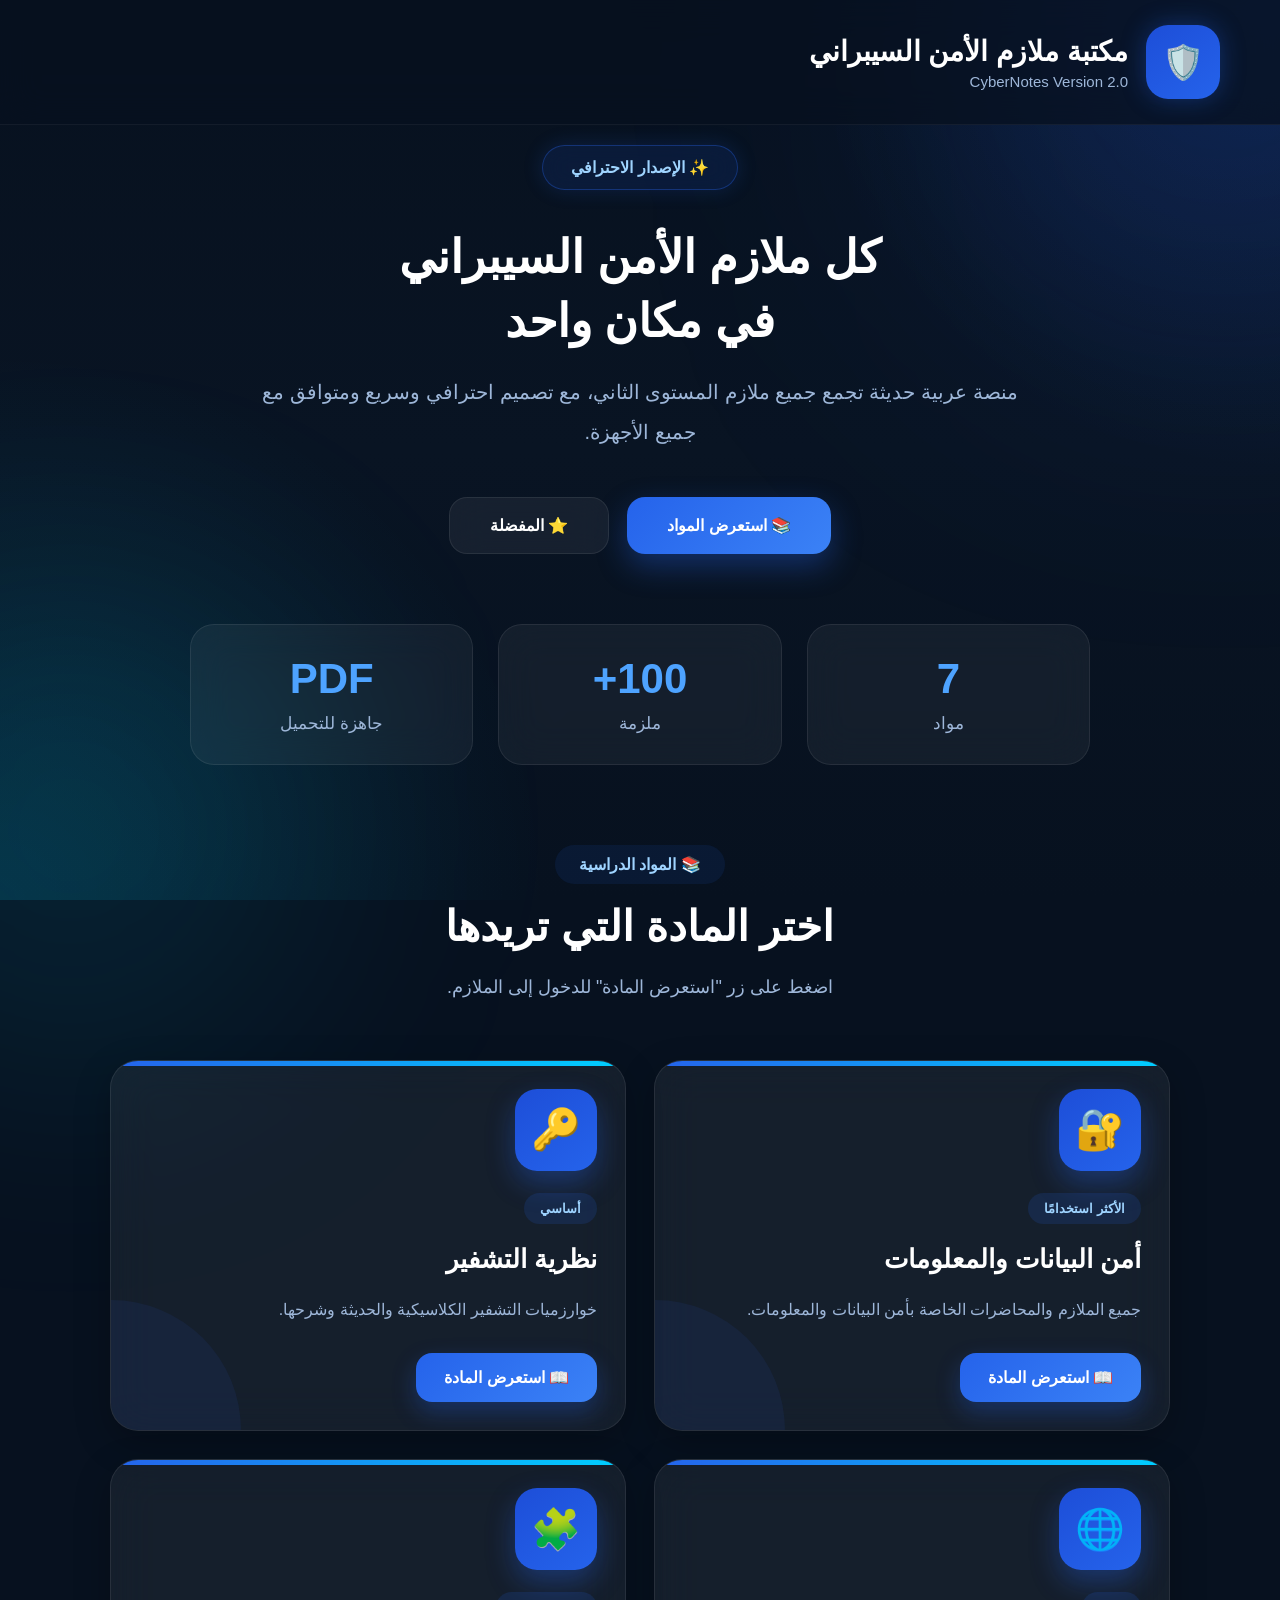
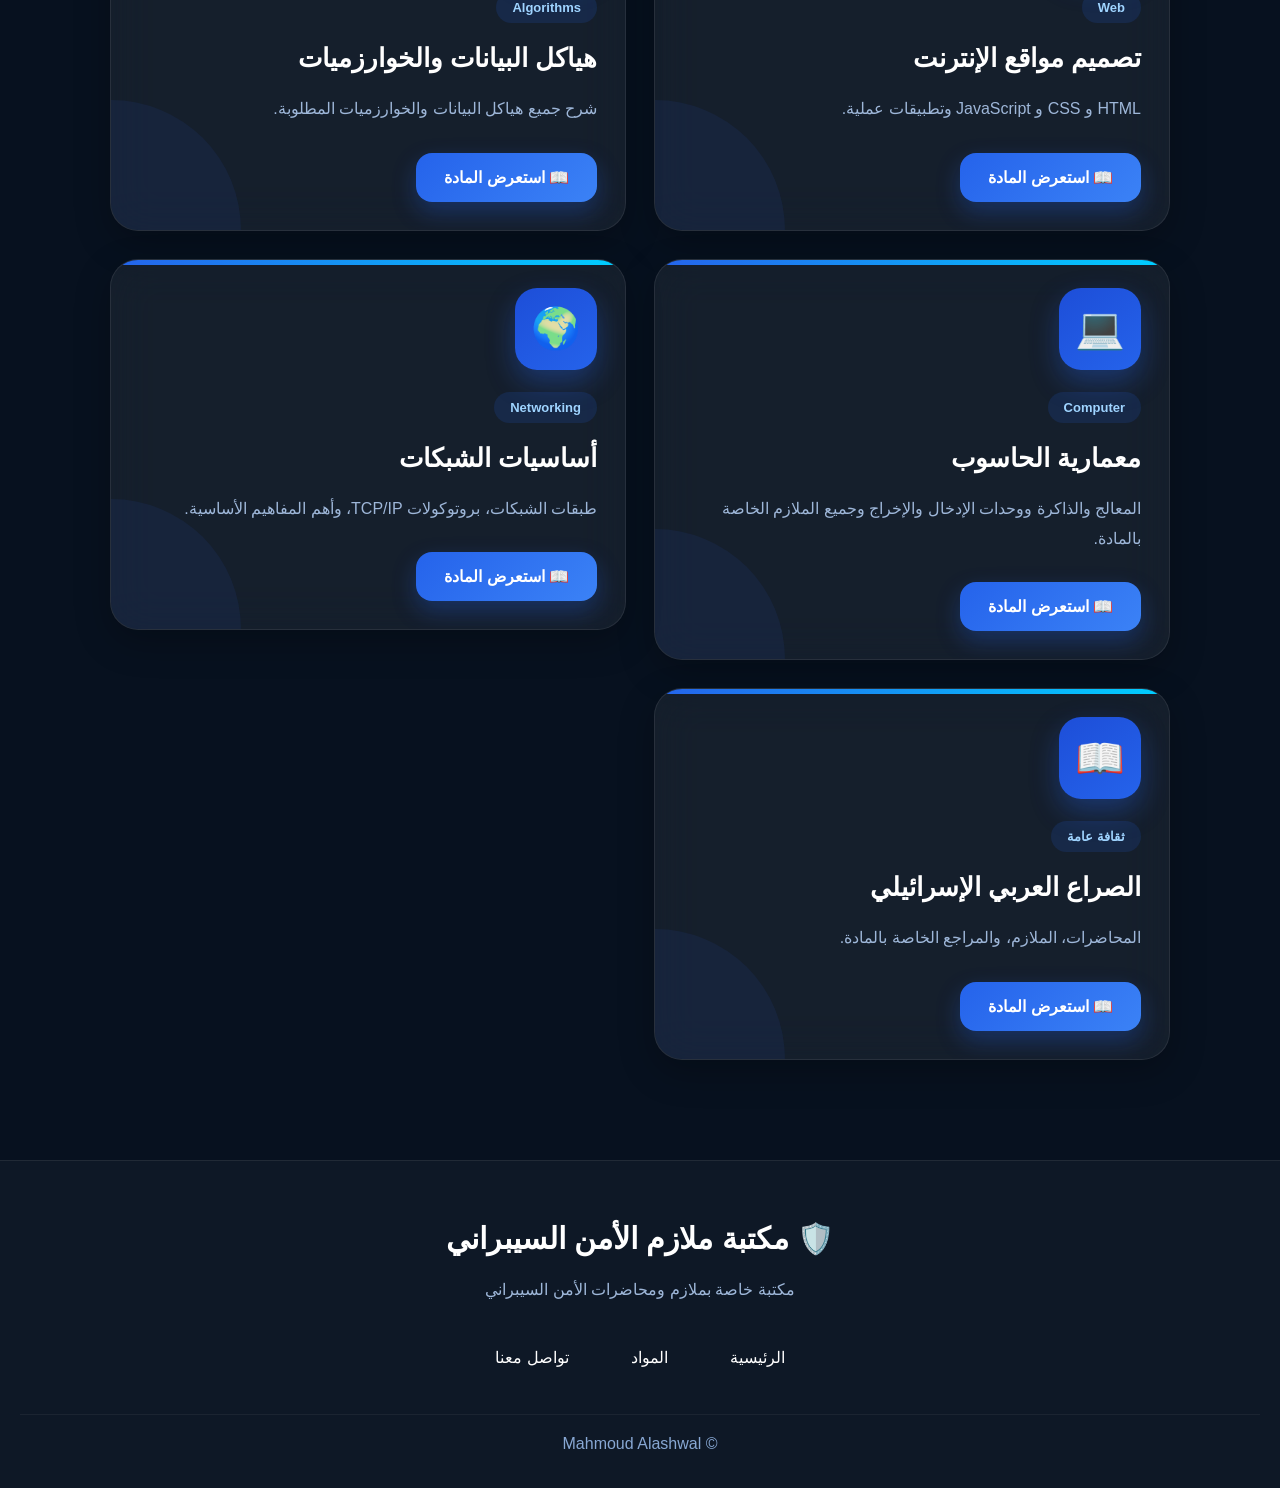
<file: index.html>
<!DOCTYPE html>
<html lang="ar" dir="rtl">

<head>

<meta charset="UTF-8">

<meta name="viewport" content="width=device-width, initial-scale=1.0">

<title>
CyberNotes | مكتبة ملازم الأمن السيبراني
</title>

<meta name="theme-color" content="#07111f">


<!-- خط احتياطي سريع بدل انتظار Google Fonts -->

<style>

body{
font-family: "Cairo", "Tahoma", Arial, sans-serif;
}

</style>


<link rel="stylesheet" href="style.css">


</head>


<body>


<div class="background"></div>



<header class="header">


<div class="logo">


<div class="shield">

🛡️

</div>



<div class="title">


<h1>

مكتبة ملازم الأمن السيبراني

</h1>


<p>

CyberNotes Version 2.0

</p>


</div>


</div>


</header>



<section id="home" class="hero">


<div class="hero-badge">

✨ الإصدار الاحترافي

</div>



<h2>

كل ملازم الأمن السيبراني

<br>

في مكان واحد

</h2>



<p>

منصة عربية حديثة تجمع جميع
ملازم المستوى الثاني،
مع تصميم احترافي وسريع
ومتوافق مع جميع الأجهزة.

</p>



<div class="hero-buttons">


<a href="#subjects" class="primary-btn">

📚 استعرض المواد

</a>



<a href="#" class="secondary-btn">

⭐ المفضلة

</a>


</div>




<div class="hero-stats">


<div class="stat">

<h3>

7

</h3>

<span>

مواد

</span>

</div>



<div class="stat">

<h3>

100+

</h3>

<span>

ملزمة

</span>

</div>



<div class="stat">

<h3>

PDF

</h3>

<span>

جاهزة للتحميل

</span>

</div>



</div>



</section>
<!--==========================
      عنوان القسم
===========================-->

<section id="subjects">


<div class="section-header">


<span>

📚 المواد الدراسية

</span>



<h2>

اختر المادة التي تريدها

</h2>



<p>

اضغط على زر "استعرض المادة"
للدخول إلى الملازم.

</p>



</div>




<div class="subjects">



<!-- المادة الأولى -->

<a href="notes.html?category=أمن البيانات والمعلومات" class="card-link">

<div class="card">

<div class="card-icon">

🔐

</div>


<div class="card-info">


<span class="card-badge">

الأكثر استخدامًا

</span>


<h3>

أمن البيانات والمعلومات

</h3>


<p>

جميع الملازم والمحاضرات الخاصة
بأمن البيانات والمعلومات.

</p>


<button class="card-btn">

📖 استعرض المادة

</button>


</div>


</div>

</a>





<!-- المادة الثانية -->

<a href="notes.html?category=نظرية التشفير" class="card-link">


<div class="card">


<div class="card-icon">

🔑

</div>


<div class="card-info">


<span class="card-badge">

أساسي

</span>


<h3>

نظرية التشفير

</h3>


<p>

خوارزميات التشفير الكلاسيكية
والحديثة وشرحها.

</p>


<button class="card-btn">

📖 استعرض المادة

</button>


</div>


</div>


</a>





<!-- المادة الثالثة -->

<a href="notes.html?category=تصميم مواقع الإنترنت" class="card-link">


<div class="card">


<div class="card-icon">

🌐

</div>


<div class="card-info">


<span class="card-badge">

Web

</span>


<h3>

تصميم مواقع الإنترنت

</h3>


<p>

HTML و CSS و JavaScript
وتطبيقات عملية.

</p>


<button class="card-btn">

📖 استعرض المادة

</button>


</div>


</div>


</a>





<!-- المادة الرابعة -->

<a href="notes.html?category=هياكل البيانات والخوارزميات" class="card-link">


<div class="card">


<div class="card-icon">

🧩

</div>


<div class="card-info">


<span class="card-badge">

Algorithms

</span>


<h3>

هياكل البيانات والخوارزميات

</h3>


<p>

شرح جميع هياكل البيانات
والخوارزميات المطلوبة.

</p>


<button class="card-btn">

📖 استعرض المادة

</button>


</div>


</div>


</a>





<!-- المادة الخامسة -->

<a href="notes.html?category=معمارية الحاسوب" class="card-link">


<div class="card">


<div class="card-icon">

💻

</div>


<div class="card-info">


<span class="card-badge">

Computer

</span>


<h3>

معمارية الحاسوب

</h3>


<p>

المعالج والذاكرة ووحدات الإدخال
والإخراج وجميع الملازم الخاصة
بالمادة.

</p>


<button class="card-btn">

📖 استعرض المادة

</button>


</div>


</div>


</a>
        
<!-- المادة السادسة -->

<a href="notes.html?category=أساسيات الشبكات" class="card-link">


<div class="card">


<div class="card-icon">

🌍

</div>


<div class="card-info">


<span class="card-badge">

Networking

</span>


<h3>

أساسيات الشبكات

</h3>


<p>

طبقات الشبكات،
بروتوكولات TCP/IP،
وأهم المفاهيم الأساسية.

</p>


<button class="card-btn">

📖 استعرض المادة

</button>


</div>


</div>


</a>





<!-- المادة السابعة -->

<a href="notes.html?category=الصراع العربي الإسرائيلي" class="card-link">


<div class="card">


<div class="card-icon">

📖

</div>


<div class="card-info">


<span class="card-badge">

ثقافة عامة

</span>


<h3>

الصراع العربي الإسرائيلي

</h3>


<p>

المحاضرات،
الملازم،
والمراجع الخاصة بالمادة.

</p>


<button class="card-btn">

📖 استعرض المادة

</button>


</div>


</div>


</a>


</div>


</section>





<!--==========================
        الفوتر
===========================-->


<footer id="footer">


<div class="footer-content">


<h3>

🛡️ مكتبة ملازم الأمن السيبراني

</h3>



<p>

مكتبة خاصة بملازم ومحاضرات الأمن السيبراني

</p>



<div class="footer-links">


<a href="#home">

الرئيسية

</a>



<a href="#subjects">

المواد

</a>



<a href="#">

تواصل معنا

</a>


</div>



</div>



<div class="copyright">

© Mahmoud Alashwal

</div>



</footer>



</body>

</html>
</file>
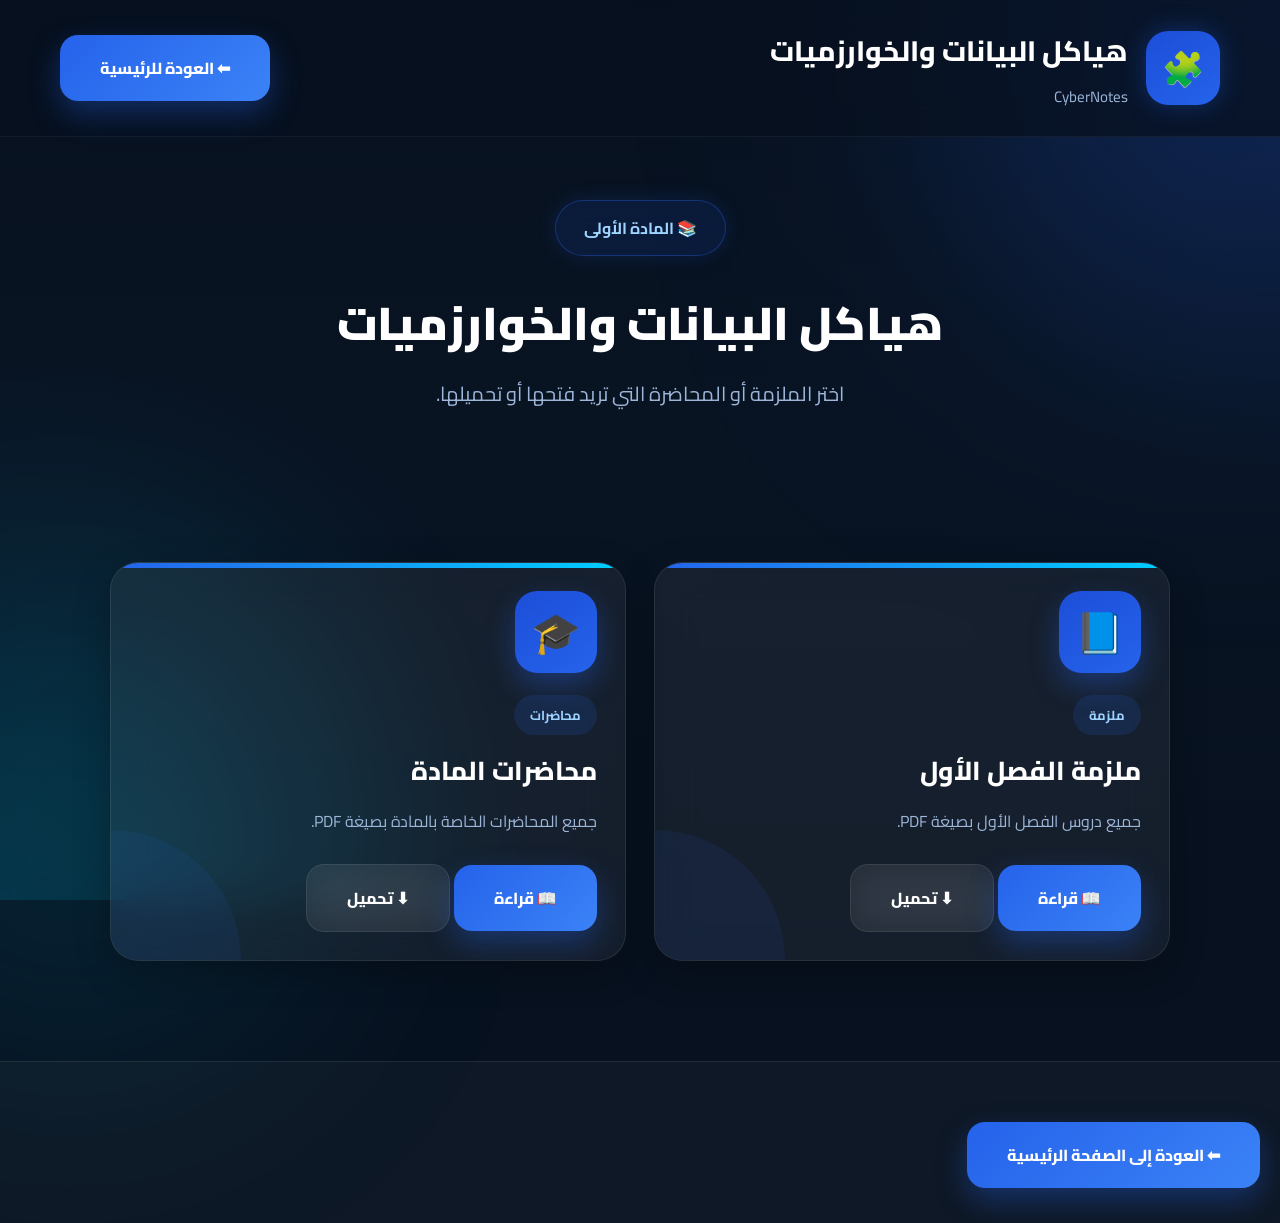
<file: algorithms.html>
<!DOCTYPE html>
<html lang="ar" dir="rtl">

<head>

<meta charset="UTF-8">

<meta name="viewport"
content="width=device-width, initial-scale=1.0">

<title>

هياكل البيانات والخوارزميات

</title>

<link rel="preconnect"
href="https://fonts.googleapis.com">

<link rel="preconnect"
href="https://fonts.gstatic.com"
crossorigin>

<link href="https://fonts.googleapis.com/css2?family=Cairo:wght@400;600;700;800;900&display=swap"
rel="stylesheet">

<link rel="stylesheet"
href="style.css">

</head>

<body>

<div class="background"></div>

<header class="header">

<div class="logo">

<div class="shield">

🧩

</div>

<div class="title">

<h1>

هياكل البيانات والخوارزميات

</h1>

<p>

CyberNotes

</p>

</div>

</div>

<a href="index.html" class="primary-btn">

⬅ العودة للرئيسية

</a>

</header>

<section class="hero">

<div class="hero-badge">

📚 المادة الأولى

</div>

<h2>

هياكل البيانات والخوارزميات

</h2>

<p>

اختر الملزمة أو المحاضرة التي تريد فتحها أو تحميلها.

</p>

</section>

<section class="subjects">
  <!--==========================
        ملزمة الفصل الأول
===========================-->

<div class="card">

    <div class="card-icon">
        📘
    </div>

    <div class="card-info">

        <span class="card-badge">
            ملزمة
        </span>

        <h3>
            ملزمة الفصل الأول
        </h3>

        <p>
            جميع دروس الفصل الأول بصيغة PDF.
        </p>

        <div class="buttons">

            <a href="pdf/algorithms/الفصل_الأول.pdf"
               target="_blank"
               class="primary-btn">

               📖 قراءة

            </a>

            <a href="pdf/algorithms/الفصل_الأول.pdf"
               download
               class="secondary-btn">

               ⬇ تحميل

            </a>

        </div>

    </div>

</div>

<!--==========================
        المحاضرات
===========================-->

<div class="card">

    <div class="card-icon">
        🎓
    </div>

    <div class="card-info">

        <span class="card-badge">
            محاضرات
        </span>

        <h3>
            محاضرات المادة
        </h3>

        <p>
            جميع المحاضرات الخاصة بالمادة بصيغة PDF.
        </p>

        <div class="buttons">

            <a href="pdf/algorithms/المحاضرات.pdf"
               target="_blank"
               class="primary-btn">

               📖 قراءة

            </a>

            <a href="pdf/algorithms/المحاضرات.pdf"
               download
               class="secondary-btn">

               ⬇ تحميل

            </a>

        </div>

    </div>

</div>

</section>
<footer>

    <a href="index.html" class="primary-btn">

        ⬅ العودة إلى الصفحة الرئيسية

    </a>

</footer>

</body>

</html>
</file>
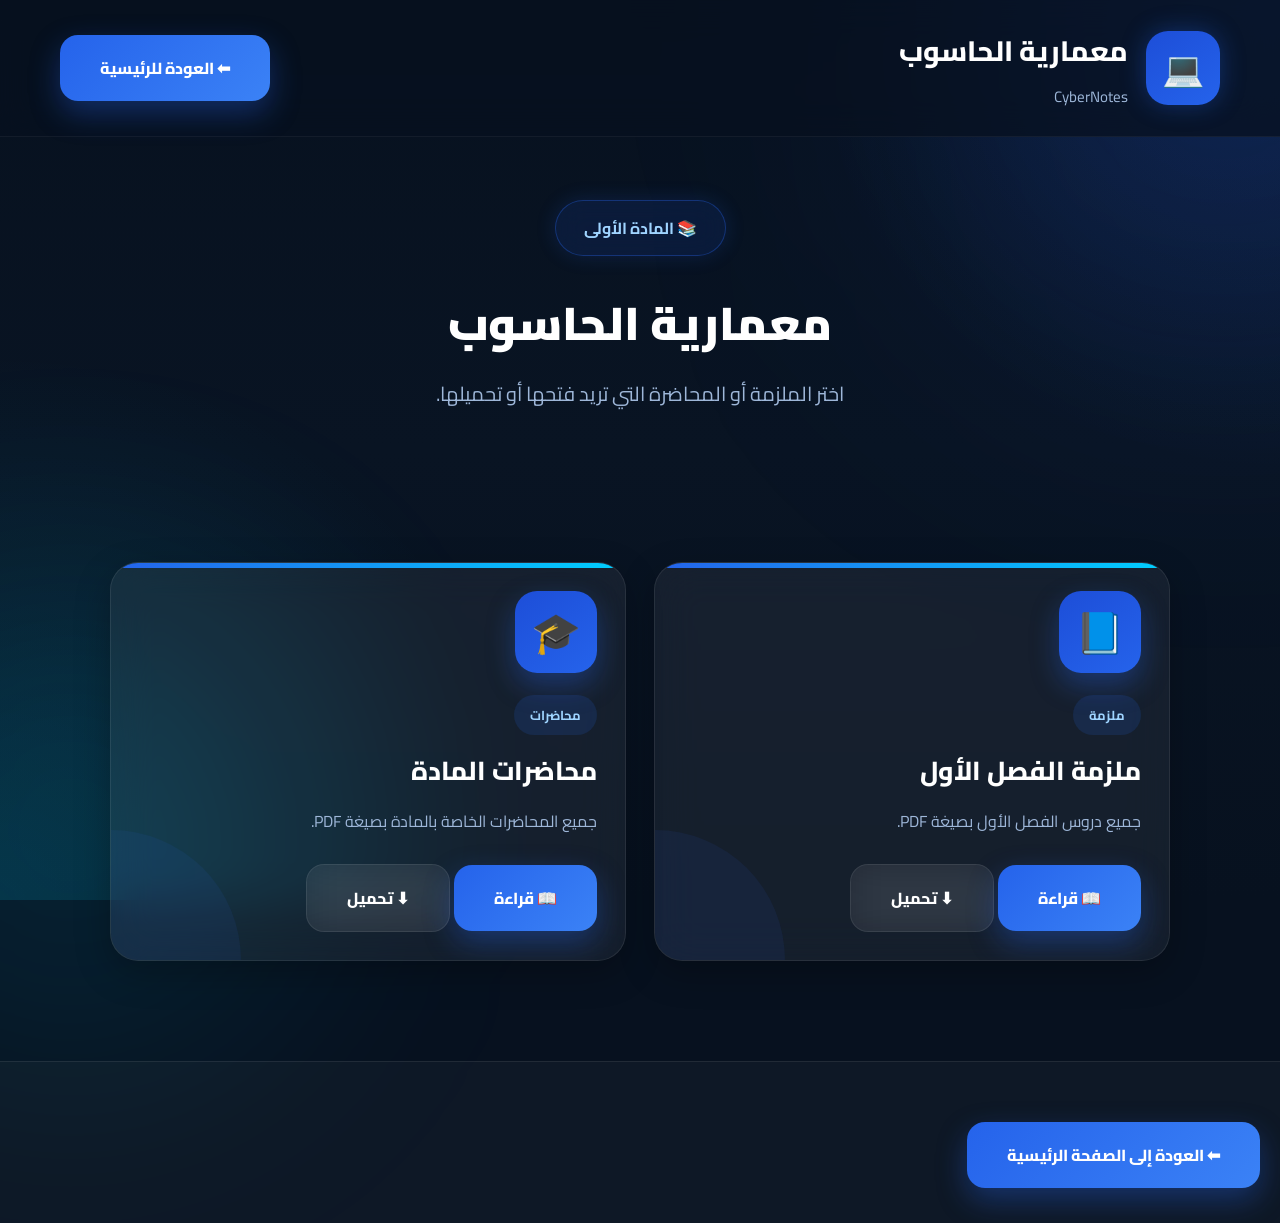
<file: computer.html>
<!DOCTYPE html>
<html lang="ar" dir="rtl">

<head>

<meta charset="UTF-8">

<meta name="viewport"
content="width=device-width, initial-scale=1.0">

<title>

معمارية الحاسوب

</title>

<link rel="preconnect"
href="https://fonts.googleapis.com">

<link rel="preconnect"
href="https://fonts.gstatic.com"
crossorigin>

<link href="https://fonts.googleapis.com/css2?family=Cairo:wght@400;600;700;800;900&display=swap"
rel="stylesheet">

<link rel="stylesheet"
href="style.css">

</head>

<body>

<div class="background"></div>

<header class="header">

<div class="logo">

<div class="shield">

💻

</div>

<div class="title">

<h1>

معمارية الحاسوب

</h1>

<p>

CyberNotes

</p>

</div>

</div>

<a href="index.html" class="primary-btn">

⬅ العودة للرئيسية

</a>

</header>

<section class="hero">

<div class="hero-badge">

📚 المادة الأولى

</div>

<h2>

معمارية الحاسوب

</h2>

<p>

اختر الملزمة أو المحاضرة التي تريد فتحها أو تحميلها.

</p>

</section>

<section class="subjects">
  <!--==========================
        ملزمة الفصل الأول
===========================-->

<div class="card">

    <div class="card-icon">
        📘
    </div>

    <div class="card-info">

        <span class="card-badge">
            ملزمة
        </span>

        <h3>
            ملزمة الفصل الأول
        </h3>

        <p>
            جميع دروس الفصل الأول بصيغة PDF.
        </p>

        <div class="buttons">

            <a href="pdf/computer/الفصل_الأول.pdf"
               target="_blank"
               class="primary-btn">

               📖 قراءة

            </a>

            <a href="pdf/computer/الفصل_الأول.pdf"
               download
               class="secondary-btn">

               ⬇ تحميل

            </a>

        </div>

    </div>

</div>

<!--==========================
        المحاضرات
===========================-->

<div class="card">

    <div class="card-icon">
        🎓
    </div>

    <div class="card-info">

        <span class="card-badge">
            محاضرات
        </span>

        <h3>
            محاضرات المادة
        </h3>

        <p>
            جميع المحاضرات الخاصة بالمادة بصيغة PDF.
        </p>

        <div class="buttons">

            <a href="pdf/computer/المحاضرات.pdf"
               target="_blank"
               class="primary-btn">

               📖 قراءة

            </a>

            <a href="pdf/computer/المحاضرات.pdf"
               download
               class="secondary-btn">

               ⬇ تحميل

            </a>

        </div>

    </div>

</div>

</section>
<footer>

    <a href="index.html" class="primary-btn">

        ⬅ العودة إلى الصفحة الرئيسية

    </a>

</footer>

</body>

</html>
</file>
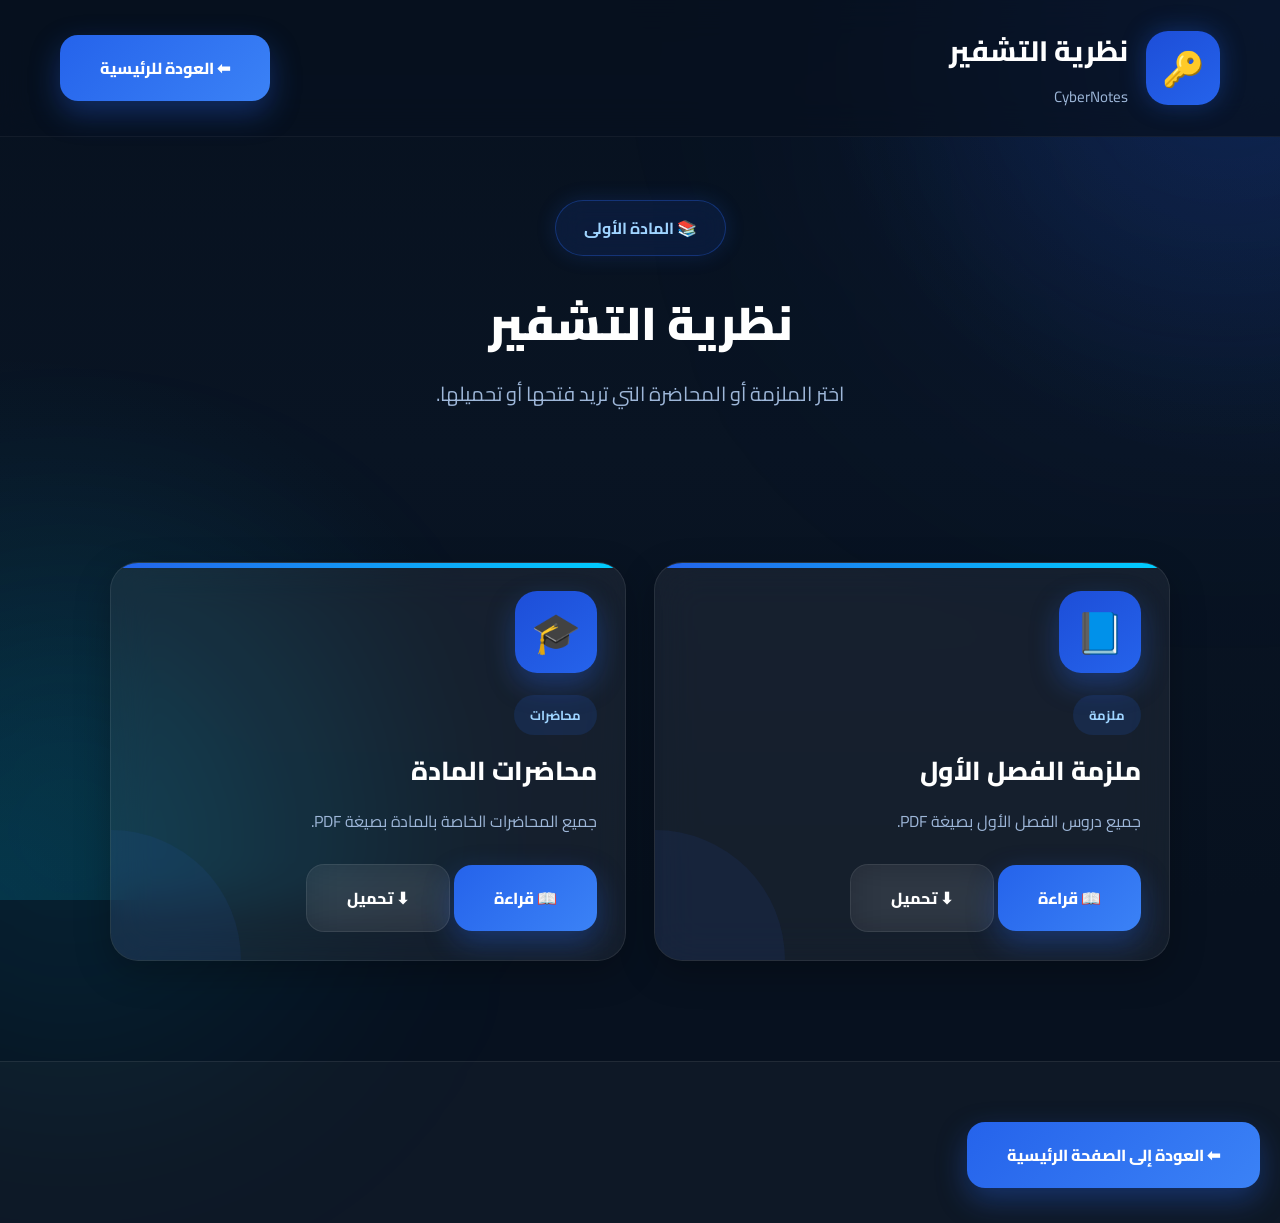
<file: crypto.html>
<!DOCTYPE html>
<html lang="ar" dir="rtl">

<head>

<meta charset="UTF-8">

<meta name="viewport"
content="width=device-width, initial-scale=1.0">

<title>

نظرية التشفير

</title>

<link rel="preconnect"
href="https://fonts.googleapis.com">

<link rel="preconnect"
href="https://fonts.gstatic.com"
crossorigin>

<link href="https://fonts.googleapis.com/css2?family=Cairo:wght@400;600;700;800;900&display=swap"
rel="stylesheet">

<link rel="stylesheet"
href="style.css">

</head>

<body>

<div class="background"></div>

<header class="header">

<div class="logo">

<div class="shield">

🔑

</div>

<div class="title">

<h1>

نظرية التشفير

</h1>

<p>

CyberNotes

</p>

</div>

</div>

<a href="index.html" class="primary-btn">

⬅ العودة للرئيسية

</a>

</header>

<section class="hero">

<div class="hero-badge">

📚 المادة الأولى

</div>

<h2>

نظرية التشفير

</h2>

<p>

اختر الملزمة أو المحاضرة التي تريد فتحها أو تحميلها.

</p>

</section>

<section class="subjects">
  <!--==========================
        ملزمة الفصل الأول
===========================-->

<div class="card">

    <div class="card-icon">
        📘
    </div>

    <div class="card-info">

        <span class="card-badge">
            ملزمة
        </span>

        <h3>
            ملزمة الفصل الأول
        </h3>

        <p>
            جميع دروس الفصل الأول بصيغة PDF.
        </p>

        <div class="buttons">

            <a href="pdf/crypto/الفصل_الأول.pdf"
               target="_blank"
               class="primary-btn">

               📖 قراءة

            </a>

            <a href="pdf/crypto/الفصل_الأول.pdf"
               download
               class="secondary-btn">

               ⬇ تحميل

            </a>

        </div>

    </div>

</div>

<!--==========================
        المحاضرات
===========================-->

<div class="card">

    <div class="card-icon">
        🎓
    </div>

    <div class="card-info">

        <span class="card-badge">
            محاضرات
        </span>

        <h3>
            محاضرات المادة
        </h3>

        <p>
            جميع المحاضرات الخاصة بالمادة بصيغة PDF.
        </p>

        <div class="buttons">

            <a href="pdf/crypto/المحاضرات.pdf"
               target="_blank"
               class="primary-btn">

               📖 قراءة

            </a>

            <a href="pdf/crypto/المحاضرات.pdf"
               download
               class="secondary-btn">

               ⬇ تحميل

            </a>

        </div>

    </div>

</div>

</section>
<footer>

    <a href="index.html" class="primary-btn">

        ⬅ العودة إلى الصفحة الرئيسية

    </a>

</footer>

</body>

</html>
</file>
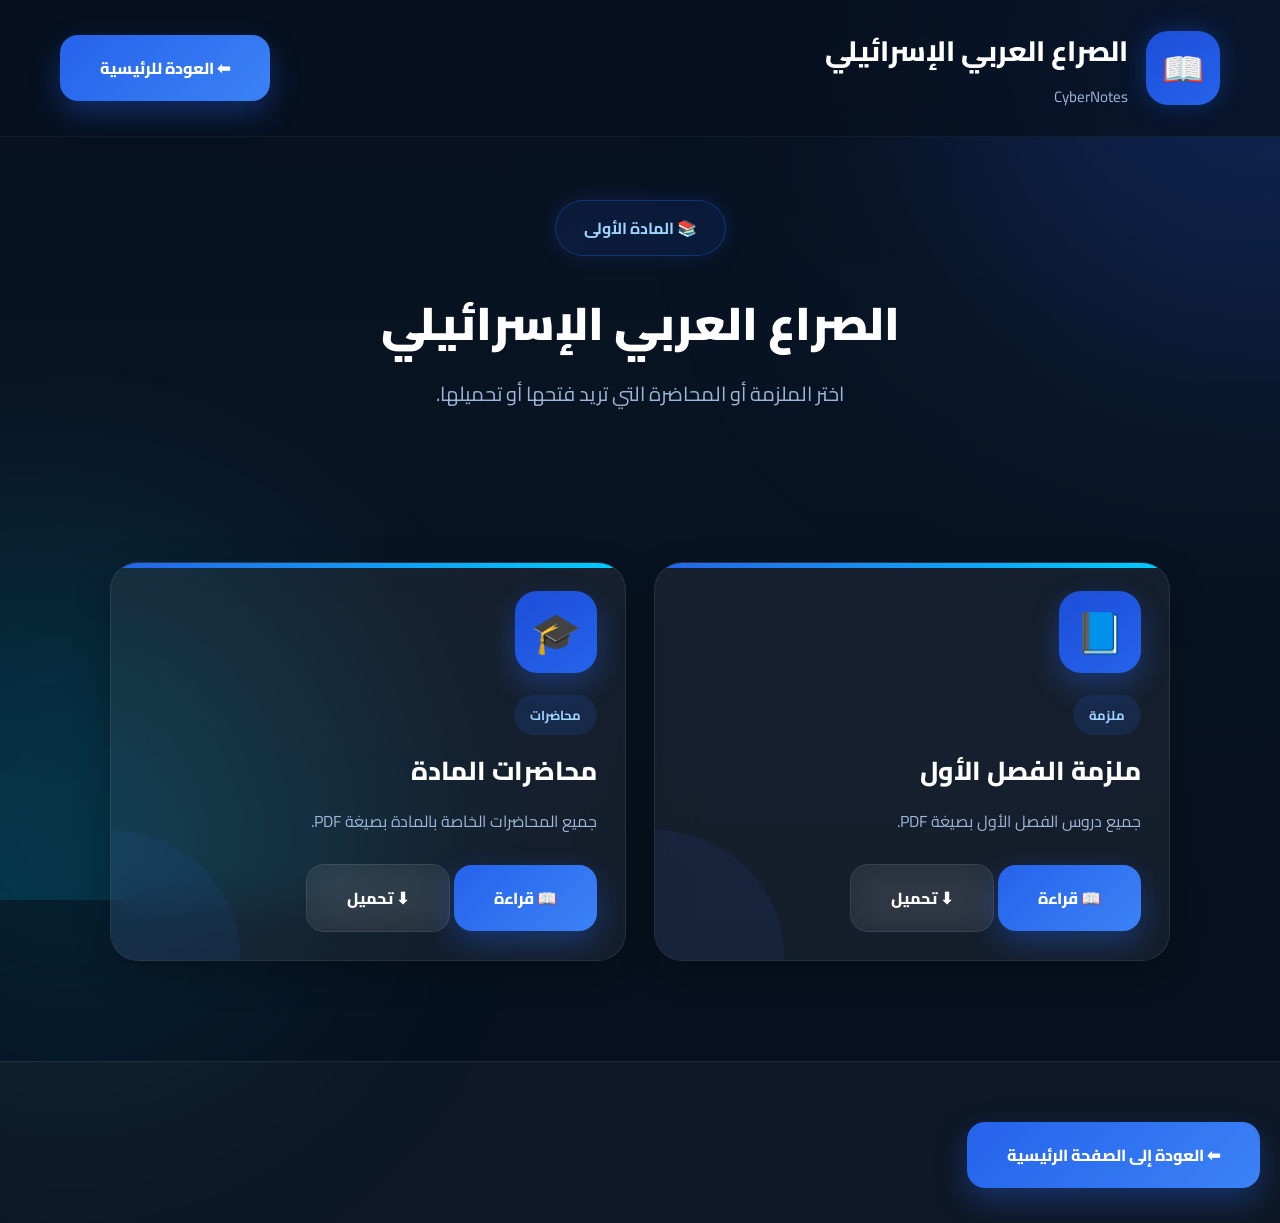
<file: history.html>
<!DOCTYPE html>
<html lang="ar" dir="rtl">

<head>

<meta charset="UTF-8">

<meta name="viewport"
content="width=device-width, initial-scale=1.0">

<title>

الصراع العربي الإسرائيلي

</title>

<link rel="preconnect"
href="https://fonts.googleapis.com">

<link rel="preconnect"
href="https://fonts.gstatic.com"
crossorigin>

<link href="https://fonts.googleapis.com/css2?family=Cairo:wght@400;600;700;800;900&display=swap"
rel="stylesheet">

<link rel="stylesheet"
href="style.css">

</head>

<body>

<div class="background"></div>

<header class="header">

<div class="logo">

<div class="shield">

📖

</div>

<div class="title">

<h1>

الصراع العربي الإسرائيلي

</h1>

<p>

CyberNotes

</p>

</div>

</div>

<a href="index.html" class="primary-btn">

⬅ العودة للرئيسية

</a>

</header>

<section class="hero">

<div class="hero-badge">

📚 المادة الأولى

</div>

<h2>

الصراع العربي الإسرائيلي

</h2>

<p>

اختر الملزمة أو المحاضرة التي تريد فتحها أو تحميلها.

</p>

</section>

<section class="subjects">
  <!--==========================
        ملزمة الفصل الأول
===========================-->

<div class="card">

    <div class="card-icon">
        📘
    </div>

    <div class="card-info">

        <span class="card-badge">
            ملزمة
        </span>

        <h3>
            ملزمة الفصل الأول
        </h3>

        <p>
            جميع دروس الفصل الأول بصيغة PDF.
        </p>

        <div class="buttons">

            <a href="pdf/history/الفصل_الأول.pdf"
               target="_blank"
               class="primary-btn">

               📖 قراءة

            </a>

            <a href="pdf/history/الفصل_الأول.pdf"
               download
               class="secondary-btn">

               ⬇ تحميل

            </a>

        </div>

    </div>

</div>

<!--==========================
        المحاضرات
===========================-->

<div class="card">

    <div class="card-icon">
        🎓
    </div>

    <div class="card-info">

        <span class="card-badge">
            محاضرات
        </span>

        <h3>
            محاضرات المادة
        </h3>

        <p>
            جميع المحاضرات الخاصة بالمادة بصيغة PDF.
        </p>

        <div class="buttons">

            <a href="pdf/history/المحاضرات.pdf"
               target="_blank"
               class="primary-btn">

               📖 قراءة

            </a>

            <a href="pdf/history/المحاضرات.pdf"
               download
               class="secondary-btn">

               ⬇ تحميل

            </a>

        </div>

    </div>

</div>

</section>
<footer>

    <a href="index.html" class="primary-btn">

        ⬅ العودة إلى الصفحة الرئيسية

    </a>

</footer>

</body>

</html>
</file>
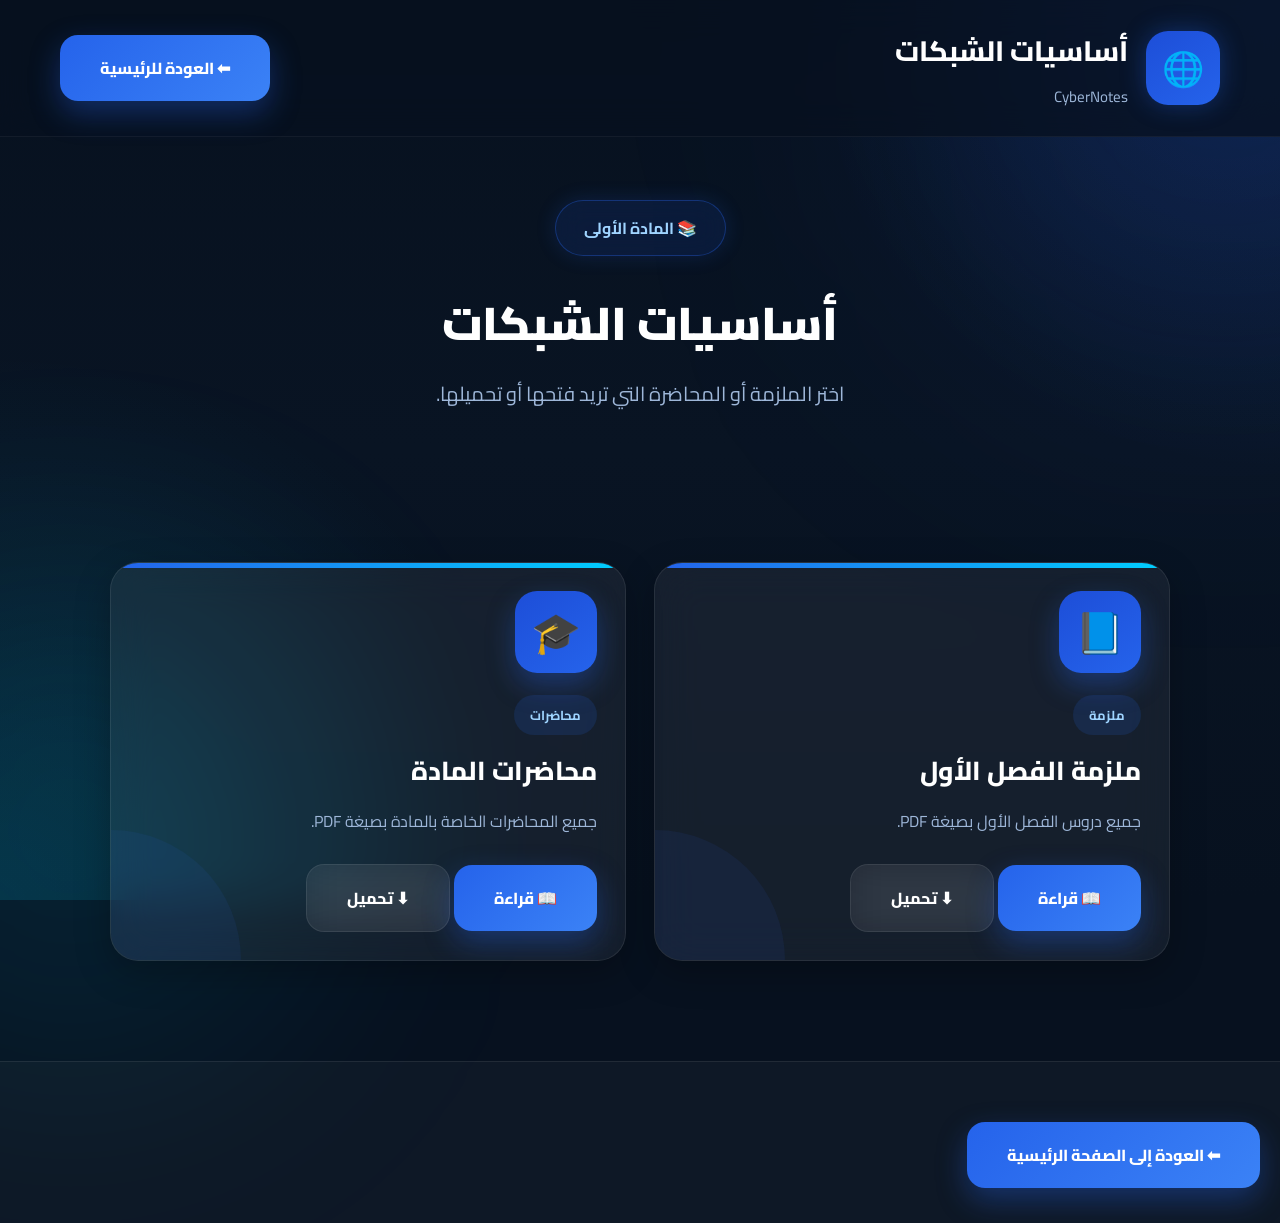
<file: network.html>
<!DOCTYPE html>
<html lang="ar" dir="rtl">

<head>

<meta charset="UTF-8">

<meta name="viewport"
content="width=device-width, initial-scale=1.0">

<title>

أساسيات الشبكات

</title>

<link rel="preconnect"
href="https://fonts.googleapis.com">

<link rel="preconnect"
href="https://fonts.gstatic.com"
crossorigin>

<link href="https://fonts.googleapis.com/css2?family=Cairo:wght@400;600;700;800;900&display=swap"
rel="stylesheet">

<link rel="stylesheet"
href="style.css">

</head>

<body>

<div class="background"></div>

<header class="header">

<div class="logo">

<div class="shield">

🌐

</div>

<div class="title">

<h1>

أساسيات الشبكات

</h1>

<p>

CyberNotes

</p>

</div>

</div>

<a href="index.html" class="primary-btn">

⬅ العودة للرئيسية

</a>

</header>

<section class="hero">

<div class="hero-badge">

📚 المادة الأولى

</div>

<h2>

أساسيات الشبكات

</h2>

<p>

اختر الملزمة أو المحاضرة التي تريد فتحها أو تحميلها.

</p>

</section>

<section class="subjects">
  <!--==========================
        ملزمة الفصل الأول
===========================-->

<div class="card">

    <div class="card-icon">
        📘
    </div>

    <div class="card-info">

        <span class="card-badge">
            ملزمة
        </span>

        <h3>
            ملزمة الفصل الأول
        </h3>

        <p>
            جميع دروس الفصل الأول بصيغة PDF.
        </p>

        <div class="buttons">

            <a href="pdf/network/الفصل_الأول.pdf"
               target="_blank"
               class="primary-btn">

               📖 قراءة

            </a>

            <a href="pdf/network/الفصل_الأول.pdf"
               download
               class="secondary-btn">

               ⬇ تحميل

            </a>

        </div>

    </div>

</div>

<!--==========================
        المحاضرات
===========================-->

<div class="card">

    <div class="card-icon">
        🎓
    </div>

    <div class="card-info">

        <span class="card-badge">
            محاضرات
        </span>

        <h3>
            محاضرات المادة
        </h3>

        <p>
            جميع المحاضرات الخاصة بالمادة بصيغة PDF.
        </p>

        <div class="buttons">

            <a href="pdf/network/المحاضرات.pdf"
               target="_blank"
               class="primary-btn">

               📖 قراءة

            </a>

            <a href="pdf/network/المحاضرات.pdf"
               download
               class="secondary-btn">

               ⬇ تحميل

            </a>

        </div>

    </div>

</div>

</section>
<footer>

    <a href="index.html" class="primary-btn">

        ⬅ العودة إلى الصفحة الرئيسية

    </a>

</footer>

</body>

</html>
</file>
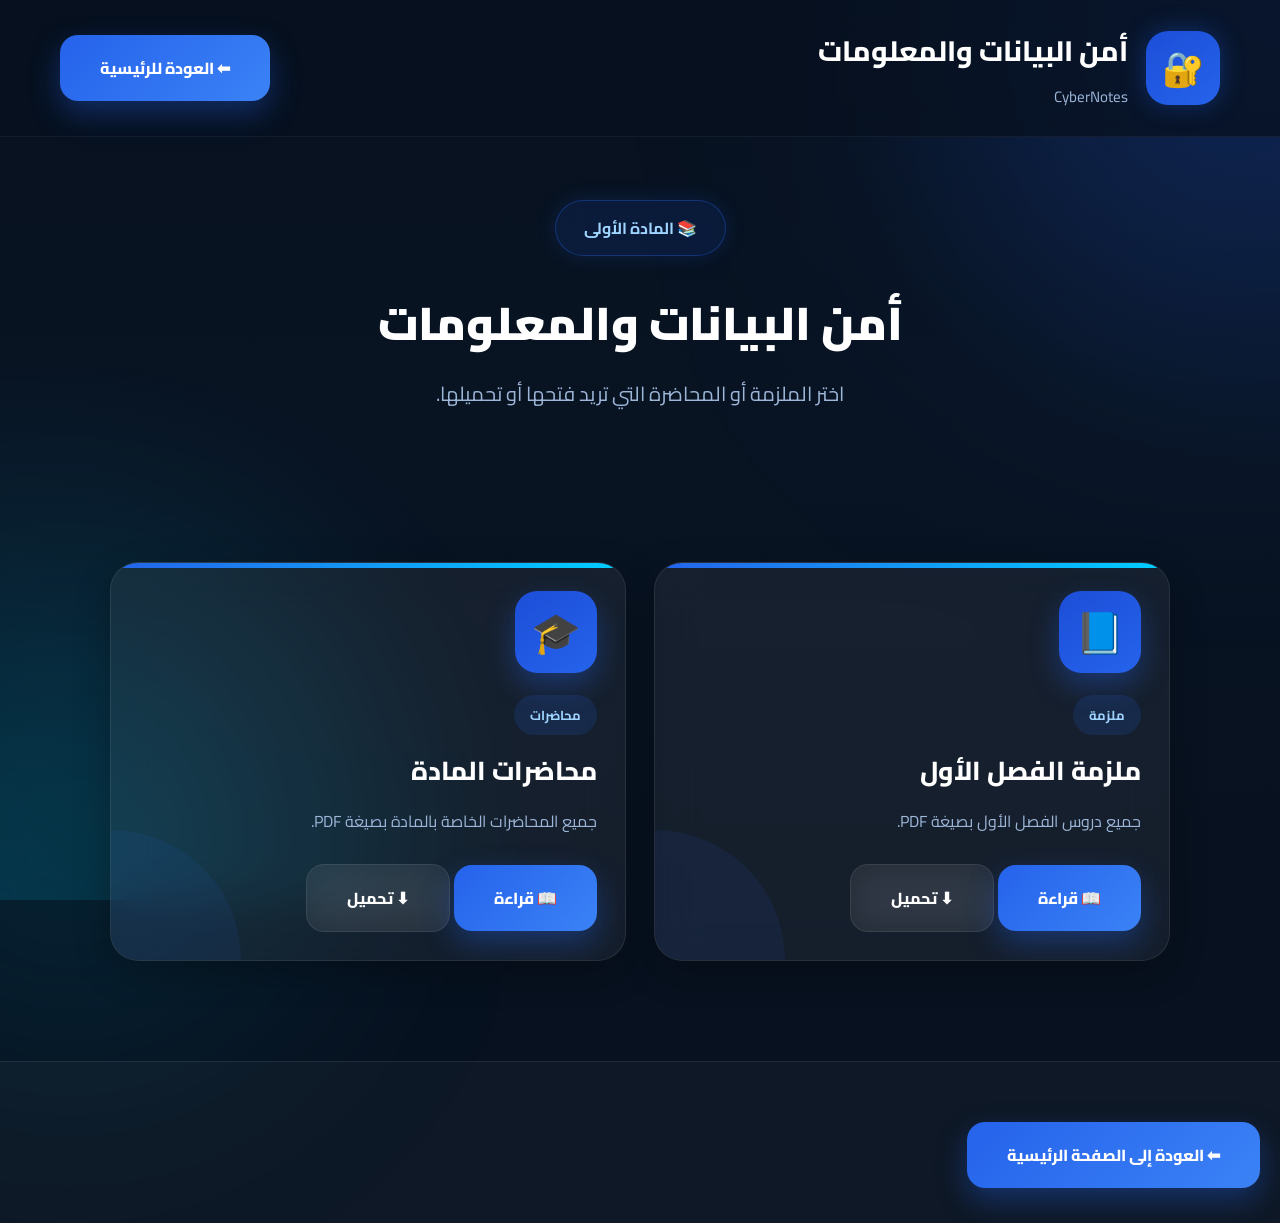
<file: security.html>
<!DOCTYPE html>
<html lang="ar" dir="rtl">

<head>

<meta charset="UTF-8">

<meta name="viewport"
content="width=device-width, initial-scale=1.0">

<title>

أمن البيانات والمعلومات

</title>

<link rel="preconnect"
href="https://fonts.googleapis.com">

<link rel="preconnect"
href="https://fonts.gstatic.com"
crossorigin>

<link href="https://fonts.googleapis.com/css2?family=Cairo:wght@400;600;700;800;900&display=swap"
rel="stylesheet">

<link rel="stylesheet"
href="style.css">

</head>

<body>

<div class="background"></div>

<header class="header">

<div class="logo">

<div class="shield">

🔐

</div>

<div class="title">

<h1>

أمن البيانات والمعلومات

</h1>

<p>

CyberNotes

</p>

</div>

</div>

<a href="index.html" class="primary-btn">

⬅ العودة للرئيسية

</a>

</header>

<section class="hero">

<div class="hero-badge">

📚 المادة الأولى

</div>

<h2>

أمن البيانات والمعلومات

</h2>

<p>

اختر الملزمة أو المحاضرة التي تريد فتحها أو تحميلها.

</p>

</section>

<section class="subjects">
  <!--==========================
        ملزمة الفصل الأول
===========================-->

<div class="card">

    <div class="card-icon">
        📘
    </div>

    <div class="card-info">

        <span class="card-badge">
            ملزمة
        </span>

        <h3>
            ملزمة الفصل الأول
        </h3>

        <p>
            جميع دروس الفصل الأول بصيغة PDF.
        </p>

        <div class="buttons">

            <a href="pdf/security/الفصل_الأول.pdf"
               target="_blank"
               class="primary-btn">

               📖 قراءة

            </a>

            <a href="pdf/security/الفصل_الأول.pdf"
               download
               class="secondary-btn">

               ⬇ تحميل

            </a>

        </div>

    </div>

</div>

<!--==========================
        المحاضرات
===========================-->

<div class="card">

    <div class="card-icon">
        🎓
    </div>

    <div class="card-info">

        <span class="card-badge">
            محاضرات
        </span>

        <h3>
            محاضرات المادة
        </h3>

        <p>
            جميع المحاضرات الخاصة بالمادة بصيغة PDF.
        </p>

        <div class="buttons">

            <a href="pdf/security/المحاضرات.pdf"
               target="_blank"
               class="primary-btn">

               📖 قراءة

            </a>

            <a href="pdf/security/المحاضرات.pdf"
               download
               class="secondary-btn">

               ⬇ تحميل

            </a>

        </div>

    </div>

</div>

</section>
<footer>

    <a href="index.html" class="primary-btn">

        ⬅ العودة إلى الصفحة الرئيسية

    </a>

</footer>

</body>

</html>
</file>
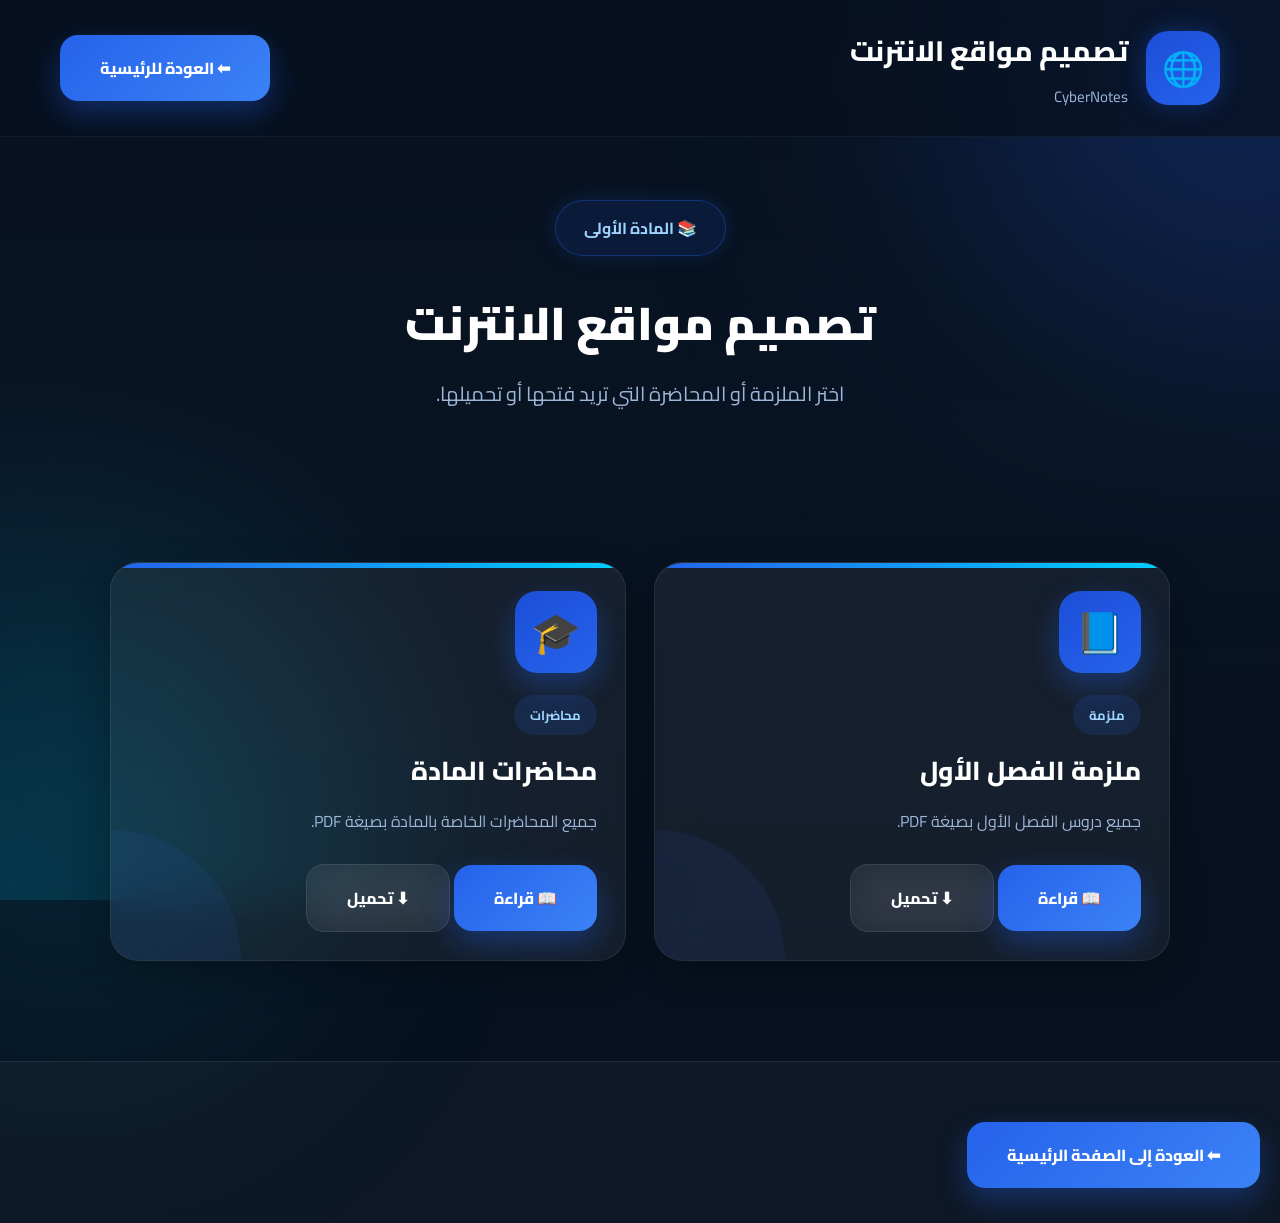
<file: web.html>
<!DOCTYPE html>
<html lang="ar" dir="rtl">

<head>

<meta charset="UTF-8">

<meta name="viewport"
content="width=device-width, initial-scale=1.0">

<title>



</title>

<link rel="preconnect"
href="https://fonts.googleapis.com">

<link rel="preconnect"
href="https://fonts.gstatic.com"
crossorigin>

<link href="https://fonts.googleapis.com/css2?family=Cairo:wght@400;600;700;800;900&display=swap"
rel="stylesheet">

<link rel="stylesheet"
href="style.css">

</head>

<body>

<div class="background"></div>

<header class="header">

<div class="logo">

<div class="shield">

🌐

</div>

<div class="title">

<h1>

تصميم مواقع الانترنت

</h1>

<p>

CyberNotes

</p>

</div>

</div>

<a href="index.html" class="primary-btn">

⬅ العودة للرئيسية

</a>

</header>

<section class="hero">

<div class="hero-badge">

📚 المادة الأولى

</div>

<h2>

تصميم مواقع الانترنت

</h2>

<p>

اختر الملزمة أو المحاضرة التي تريد فتحها أو تحميلها.

</p>

</section>

<section class="subjects">
  <!--==========================
        ملزمة الفصل الأول
===========================-->

<div class="card">

    <div class="card-icon">
        📘
    </div>

    <div class="card-info">

        <span class="card-badge">
            ملزمة
        </span>

        <h3>
            ملزمة الفصل الأول
        </h3>

        <p>
            جميع دروس الفصل الأول بصيغة PDF.
        </p>

        <div class="buttons">

            <a href="pdf/web/الفصل_الأول.pdf"
               target="_blank"
               class="primary-btn">

               📖 قراءة

            </a>

            <a href="pdf/web/الفصل_الأول.pdf"
               download
               class="secondary-btn">

               ⬇ تحميل

            </a>

        </div>

    </div>

</div>

<!--==========================
        المحاضرات
===========================-->

<div class="card">

    <div class="card-icon">
        🎓
    </div>

    <div class="card-info">

        <span class="card-badge">
            محاضرات
        </span>

        <h3>
            محاضرات المادة
        </h3>

        <p>
            جميع المحاضرات الخاصة بالمادة بصيغة PDF.
        </p>

        <div class="buttons">

            <a href="pdf/crypto/المحاضرات.pdf"
               target="_blank"
               class="primary-btn">

               📖 قراءة

            </a>

            <a href="pdf/crypto/المحاضرات.pdf"
               download
               class="secondary-btn">

               ⬇ تحميل

            </a>

        </div>

    </div>

</div>

</section>
<footer>

    <a href="index.html" class="primary-btn">

        ⬅ العودة إلى الصفحة الرئيسية

    </a>

</footer>

</body>

</html>
</file>
<file: style.css>
/*==========================================
        CyberNotes v2.0
        مكتبة ملازم الأمن السيبراني
==========================================*/

:root{

--bg:#07111f;
--bg2:#0c1728;

--primary:#2563eb;
--primary2:#3b82f6;

--cyan:#00cfff;

--white:#ffffff;

--text:#dbe9ff;

--muted:#9eb7d9;

--glass:rgba(255,255,255,.06);

--border:rgba(255,255,255,.08);

--shadow:
0 20px 40px rgba(0,0,0,.35);

--radius:26px;

}

*{

margin:0;
padding:0;

box-sizing:border-box;

font-family:"Cairo",sans-serif;

}

html{

scroll-behavior:smooth;

}

body{

background:var(--bg);

color:var(--white);

overflow-x:hidden;

min-height:100vh;

}

/*==========================
        الخلفية
===========================*/

.background{

position:fixed;

inset:0;

z-index:-100;

background:

radial-gradient(circle at top right,#2563eb33,transparent 30%),

radial-gradient(circle at bottom left,#00cfff22,transparent 35%),

linear-gradient(180deg,#07111f,#091423,#07111f);

}

.background::before{

content:"";

position:absolute;

width:550px;
height:550px;

border-radius:50%;

background:#2563eb22;

filter:blur(150px);

top:-220px;

right:-220px;

}

.background::after{

content:"";

position:absolute;

width:480px;
height:480px;

border-radius:50%;

background:#00cfff18;

filter:blur(130px);

left:-170px;

bottom:-170px;

}

/*==========================
        الهيدر
===========================*/

.header{

display:flex;

justify-content:space-between;

align-items:center;

padding:25px 60px;

position:sticky;

top:0;

z-index:999;

background:rgba(7,17,31,.75);

backdrop-filter:blur(18px);

border-bottom:1px solid rgba(255,255,255,.05);

}

.logo{

display:flex;

align-items:center;

gap:18px;

}

.shield{

width:74px;

height:74px;

display:flex;

justify-content:center;

align-items:center;

font-size:34px;

border-radius:22px;

background:linear-gradient(
145deg,
#1d4ed8,
#2563eb
);

box-shadow:

0 0 25px rgba(37,99,235,.35);

}

.title h1{

font-size:28px;

font-weight:800;

}

.title p{

margin-top:5px;

color:var(--muted);

font-size:15px;

}

nav{

display:flex;

gap:15px;

}

nav a{

text-decoration:none;

color:#dce9ff;

padding:12px 22px;

border-radius:14px;

transition:.35s;

font-weight:700;

}

nav a:hover{

background:rgba(37,99,235,.18);

color:white;

}
/*==========================
        الصفحة الرئيسية
===========================*/

.hero{

min-height:45vh;

display:flex;

flex-direction:column;

justify-content:center;

align-items:center;

text-align:center;

padding:20px 20px 40px;

position:relative;

}
.hero-badge{

padding:12px 28px;

border-radius:50px;

background:rgba(37,99,235,.12);

border:1px solid rgba(37,99,235,.35);

color:#9fd4ff;

font-weight:700;

margin-bottom:35px;

backdrop-filter:blur(15px);

box-shadow:0 0 20px rgba(37,99,235,.18);

}

.hero h2{

font-size:46px;

font-weight:900;

line-height:1.4;

margin-bottom:18px;

}

.hero p{

max-width:760px;

font-size:20px;

line-height:2;

color:var(--muted);

margin-bottom:45px;

}

.hero-buttons{

display:flex;

gap:18px;

flex-wrap:wrap;

justify-content:center;

}

.primary-btn{

display:inline-flex;

align-items:center;

justify-content:center;

padding:18px 40px;

border-radius:18px;

background:linear-gradient(135deg,#2563eb,#3b82f6);

color:#fff;

text-decoration:none;

font-weight:800;

box-shadow:

0 12px 30px rgba(37,99,235,.35);

transition:.35s;

}

.primary-btn:hover{

transform:translateY(-5px);

box-shadow:

0 18px 45px rgba(37,99,235,.45);

}

.secondary-btn{

display:inline-flex;

align-items:center;

justify-content:center;

padding:18px 40px;

border-radius:18px;

background:rgba(255,255,255,.06);

border:1px solid rgba(255,255,255,.08);

color:white;

text-decoration:none;

font-weight:800;

transition:.35s;

backdrop-filter:blur(18px);

}

.secondary-btn:hover{

background:rgba(255,255,255,.12);

transform:translateY(-5px);

}

.hero-stats{

margin-top:70px;

display:grid;

grid-template-columns:repeat(3,1fr);

gap:25px;

width:100%;

max-width:900px;

}

.stat{

background:rgba(255,255,255,.05);

border:1px solid rgba(255,255,255,.08);

border-radius:24px;

padding:30px;

backdrop-filter:blur(20px);

transition:.35s;

}

.stat:hover{

transform:translateY(-8px);

border-color:#3b82f6;

box-shadow:

0 15px 35px rgba(37,99,235,.20);

}

.stat h3{

font-size:42px;

color:#4ea3ff;

margin-bottom:10px;

font-weight:900;

}

.stat span{

font-size:17px;

color:var(--muted);

}

/*==========================
      عنوان القسم
===========================*/

.section-header{

text-align:center;

margin:40px auto 35px;

max-width:800px;

padding:0 20px;

}

.section-header span{

display:inline-block;

padding:10px 24px;

border-radius:40px;

background:rgba(37,99,235,.10);

color:#9fd4ff;

margin-bottom:18px;

font-weight:700;

}

.section-header h2{

font-size:42px;

font-weight:900;

margin-bottom:18px;

}

.section-header p{

font-size:18px;

line-height:2;

color:var(--muted);

}
/*==========================
        البطاقات
===========================*/

.subjects{

max-width:1100px;

margin:auto;

padding:20px;

display:grid;

grid-template-columns:repeat(auto-fit,minmax(340px,1fr));

gap:28px;

}

.card-link{

text-decoration:none;

color:inherit;

display:block;

}

.card{

position:relative;

overflow:hidden;

background:rgba(255,255,255,.06);

border:1px solid rgba(255,255,255,.08);

border-radius:28px;

padding:28px;

backdrop-filter:blur(22px);

transition:.4s;

box-shadow:

0 12px 35px rgba(0,0,0,.25);

}

.card::before{

content:"";

position:absolute;

top:0;

right:0;

width:100%;

height:5px;

background:

linear-gradient(90deg,#2563eb,#00cfff);

}

.card::after{

content:"";

position:absolute;

width:260px;

height:260px;

background:rgba(37,99,235,.08);

border-radius:50%;

left:-130px;

bottom:-130px;

transition:.4s;

}

.card:hover{

transform:translateY(-12px);

border-color:#3b82f6;

box-shadow:

0 18px 45px rgba(37,99,235,.30);

}

.card:hover::after{

transform:scale(1.3);

}

.card-icon{

width:82px;

height:82px;

border-radius:22px;

display:flex;

justify-content:center;

align-items:center;

font-size:40px;

margin-bottom:22px;

background:

linear-gradient(145deg,#1d4ed8,#2563eb);

box-shadow:

0 12px 28px rgba(37,99,235,.35);

transition:.35s;

}

.card:hover .card-icon{

transform:rotate(-8deg) scale(1.08);

}

.card-badge{

display:inline-block;

padding:8px 16px;

border-radius:30px;

background:rgba(37,99,235,.15);

color:#9fd4ff;

font-size:13px;

font-weight:700;

margin-bottom:16px;

}

.card-info h3{

font-size:26px;

font-weight:800;

margin-bottom:16px;

line-height:1.5;

}

.card-info p{

font-size:16px;

line-height:1.9;

color:var(--muted);

margin-bottom:28px;

}

.card-btn{

display:inline-flex;

align-items:center;

justify-content:center;

gap:10px;

padding:15px 28px;

border:none;

border-radius:16px;

background:

linear-gradient(135deg,#2563eb,#3b82f6);

color:#fff;

font-size:16px;

font-weight:800;

cursor:pointer;

transition:.35s;

box-shadow:

0 10px 25px rgba(37,99,235,.30);

}

.card-btn:hover{

transform:translateY(-4px);

box-shadow:

0 15px 35px rgba(37,99,235,.45);

}

.card-btn:active{

transform:scale(.96);

}
/*==========================
        قسم الإحصائيات
===========================*/

.statistics{

max-width:1200px;

margin:100px auto;

padding:20px;

display:grid;

grid-template-columns:repeat(auto-fit,minmax(220px,1fr));

gap:25px;

}

.stat-box{

background:rgba(255,255,255,.05);

border:1px solid rgba(255,255,255,.08);

border-radius:24px;

padding:35px 25px;

text-align:center;

backdrop-filter:blur(20px);

transition:.35s;

}

.stat-box:hover{

transform:translateY(-8px);

border-color:#3b82f6;

box-shadow:
0 15px 35px rgba(37,99,235,.25);

}

.stat-box h3{

font-size:48px;

font-weight:900;

color:#3b82f6;

margin-bottom:10px;

}

.stat-box p{

color:var(--muted);

font-size:18px;

}

/*==========================
        الفوتر
===========================*/

footer{

margin-top:80px;

padding:60px 20px 35px;

background:rgba(255,255,255,.03);

border-top:1px solid rgba(255,255,255,.08);

}

.footer-content{

max-width:1100px;

margin:auto;

text-align:center;

}

.footer-content h3{

font-size:30px;

margin-bottom:18px;

font-weight:800;

}

.footer-content p{

max-width:700px;

margin:auto;

line-height:2;

color:var(--muted);

margin-bottom:30px;

}

.footer-links{

display:flex;

justify-content:center;

gap:18px;

flex-wrap:wrap;

margin-bottom:35px;

}

.footer-links a{

text-decoration:none;

color:white;

padding:12px 22px;

border-radius:14px;

transition:.3s;

}

.footer-links a:hover{

background:rgba(37,99,235,.18);

}

.copyright{

text-align:center;

color:#88a8d4;

padding-top:20px;

border-top:1px solid rgba(255,255,255,.05);

}

/*==========================
        الحركات
===========================*/

@keyframes fadeUp{

from{

opacity:0;

transform:translateY(35px);

}

to{

opacity:1;

transform:translateY(0);

}

}

@keyframes glow{

0%{

box-shadow:0 0 0 rgba(37,99,235,0);

}

50%{

box-shadow:0 0 35px rgba(37,99,235,.30);

}

100%{

box-shadow:0 0 0 rgba(37,99,235,0);

}

}

.hero{

animation:fadeUp .9s ease;

}

.card{

animation:fadeUp .7s ease;

}

.card:hover .card-icon{

animation:glow 1.2s infinite;

}

/*==========================
      شريط التمرير
===========================*/

::-webkit-scrollbar{

width:10px;

}

::-webkit-scrollbar-track{

background:#07111f;

}

::-webkit-scrollbar-thumb{

background:#2563eb;

border-radius:20px;

}

::-webkit-scrollbar-thumb:hover{

background:#3b82f6;

}

/*==========================
      الجوال
===========================*/

@media(max-width:768px){

.header{

padding:18px;

flex-direction:column;

gap:20px;

}

nav{

flex-wrap:wrap;

justify-content:center;

}

.hero{

min-height:70vh;

}

.hero h2{

font-size:36px;

}

.hero p{

max-width:700px;

font-size:18px;

line-height:1.8;

margin-bottom:30px;

color:var(--muted);

}

.primary-btn,
.secondary-btn{

width:100%;

}

.hero-stats{

grid-template-columns:1fr;

}

.subjects{

grid-template-columns:1fr;

}

.statistics{

grid-template-columns:1fr;

}

.footer-links{

flex-direction:column;

}

.card{

padding:22px;

}

.card-info h3{

font-size:22px;

}

.card-btn{

width:100%;

}

}
/* ===========================
   لوحة التحكم
=========================== */

.admin-form{
    display:flex;
    flex-direction:column;
    gap:15px;
    margin-top:20px;
}

.admin-input{
    width:100%;
    padding:15px;
    border:none;
    border-radius:14px;
    background:rgba(255,255,255,.08);
    color:#fff;
    font-size:16px;
    font-family:'Cairo',sans-serif;
    outline:none;
    transition:.3s;
}

.admin-input::placeholder{
    color:rgba(255,255,255,.6);
}

.admin-input:focus{
    border:1px solid #00c2ff;
    box-shadow:0 0 15px rgba(0,194,255,.3);
}
select.admin-input{
    cursor:pointer;
}

input[type=file].admin-input{
    padding:12px;
    cursor:pointer;
}
/* ===========================
   قائمة الملفات
=========================== */

.file-list{
    margin-top:20px;
}

.file-item{
    display:flex;
    justify-content:space-between;
    align-items:center;
    gap:15px;
    padding:18px;
    border-radius:16px;
    background:rgba(255,255,255,.06);
    margin-bottom:15px;
    border:1px solid rgba(255,255,255,.08);
}

.file-actions{
    display:flex;
    gap:10px;
    flex-wrap:wrap;
}

@media(max-width:768px){

.file-item{
    flex-direction:column;
    align-items:flex-start;
}

.file-actions{
    width:100%;
}

.file-actions button,
.file-actions a{
    flex:1;
}

}
/* ==========================
    Login
========================== */

.login-container{

display:flex;

justify-content:center;

align-items:center;

min-height:100vh;

padding:20px;

}

.login-card{

width:100%;

max-width:420px;

background:rgba(255,255,255,.08);

backdrop-filter:blur(15px);

border:1px solid rgba(255,255,255,.1);

border-radius:20px;

padding:35px;

text-align:center;

}

.login-card h1{

color:#00c8ff;

margin-bottom:10px;

}

.login-card p{

color:#ddd;

margin-bottom:25px;

}

.login-card input{

width:100%;

padding:15px;

margin-bottom:15px;

border:none;

border-radius:12px;

background:#ffffff15;

color:white;

font-size:16px;

outline:none;

}

.login-card button{

width:100%;

padding:15px;

border:none;

border-radius:12px;

background:#00c8ff;

color:white;

font-size:18px;

cursor:pointer;

transition:.3s;

}

.login-card button:hover{

transform:translateY(-2px);

}
</file>
